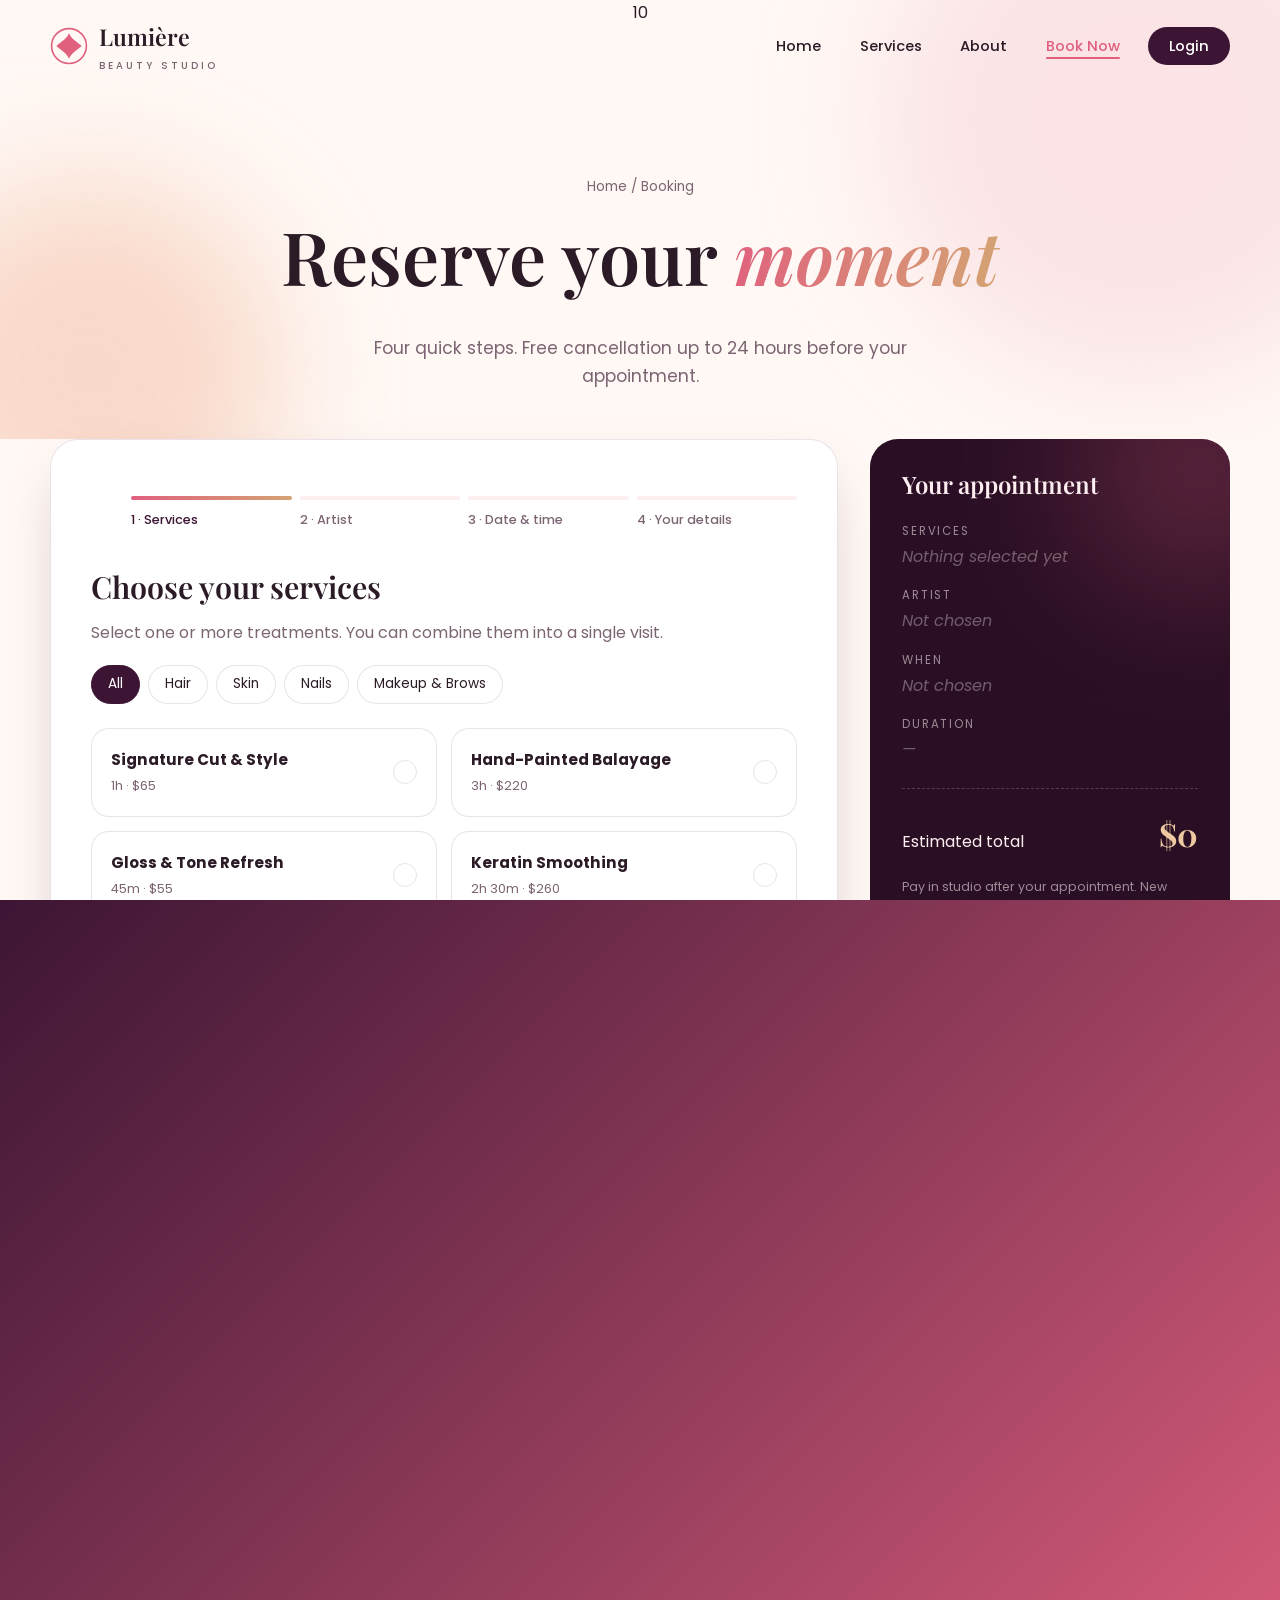
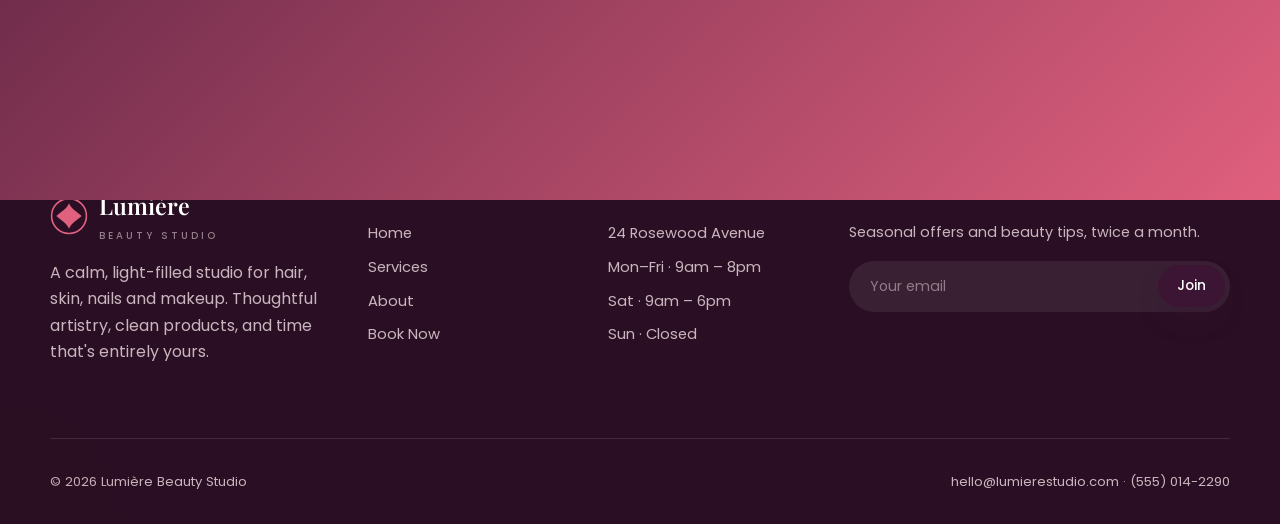
<file: booking.html>
<!doctype html>
<html lang="en">
  <head>
    <meta charset="UTF-8" />
    <meta name="viewport" content="width=device-width, initial-scale=1.0" />
    <title>Book an Appointment — Lumière Beauty Studio</title>
    <meta name="description" content="Book hair, skin, nail and makeup appointments at Lumière Beauty Studio online in four quick steps." />
    <link rel="icon" href="favicon.svg" type="image/svg+xml" />
    <link rel="preconnect" href="https://fonts.googleapis.com" />
    <link rel="preconnect" href="https://fonts.gstatic.com" crossorigin />
    <link href="https://fonts.googleapis.com/css2?family=Playfair+Display:ital,wght@0,500;0,600;0,700;1,500&family=Poppins:wght@300;400;500;600;700&display=swap" rel="stylesheet" />
    <link rel="stylesheet" href="css/style.css" />
  </head>
  <body data-page="booking">
    <main>
      <section class="page-hero" style="padding-bottom:3rem">
        <div class="blob b1"></div>
        <div class="blob b2"></div>
        <div class="sparkles" data-count="10"></div>
        <div class="container">
          <div class="breadcrumb reveal"><a href="index.html">Home</a> / Booking</div>
          <h1 class="reveal" data-delay="100">Reserve your <em class="gradient-text">moment</em></h1>
          <p class="reveal" data-delay="200">Four quick steps. Free cancellation up to 24 hours before your appointment.</p>
        </div>
      </section>

      <section class="section" style="padding-top:0">
        <div class="container booking-layout">
          <div class="booking-panel reveal">
            <ol class="stepper" id="stepper">
              <li><div class="bar"></div><span class="label">1 · Services</span></li>
              <li><div class="bar"></div><span class="label">2 · Artist</span></li>
              <li><div class="bar"></div><span class="label">3 · Date & time</span></li>
              <li><div class="bar"></div><span class="label">4 · Your details</span></li>
            </ol>

            <form id="bookingForm" novalidate>
              <div class="step active" data-step="0">
                <h2>Choose your services</h2>
                <p>Select one or more treatments. You can combine them into a single visit.</p>
                <div class="cat-tabs" id="catTabs"></div>
                <div class="option-grid" id="serviceOptions"></div>
              </div>

              <div class="step" data-step="1">
                <h2>Pick your artist</h2>
                <p>Every Lumière artist is senior-trained. Choose a favourite or let us match you.</p>
                <div class="option-grid" id="stylistOptions"></div>
              </div>

              <div class="step" data-step="2">
                <h2>Select a date & time</h2>
                <p>We’re open Monday to Saturday. Greyed-out times are already booked.</p>
                <div class="calendar">
                  <div class="cal-head">
                    <button type="button" class="cal-nav" id="prevMonth" aria-label="Previous month">‹</button>
                    <h3 id="calTitle"></h3>
                    <button type="button" class="cal-nav" id="nextMonth" aria-label="Next month">›</button>
                  </div>
                  <div class="cal-grid" id="calGrid"></div>
                </div>
                <h4 class="slots-title" id="slotsTitle">Available times</h4>
                <div id="slots"><p class="hint">Pick a date above to see open times.</p></div>
              </div>

              <div class="step" data-step="3">
                <h2>Your details</h2>
                <p>We’ll send a confirmation and a reminder the day before.</p>
                <p class="account-note" id="accountNote"></p>
                <div class="form-grid">
                  <div class="field">
                    <input id="name" name="name" placeholder=" " autocomplete="name" required />
                    <label for="name">Full name</label>
                    <div class="error">Please tell us your name.</div>
                  </div>
                  <div class="field">
                    <input id="phone" name="phone" type="tel" placeholder=" " autocomplete="tel" required />
                    <label for="phone">Phone number</label>
                    <div class="error">Enter a valid phone number.</div>
                  </div>
                  <div class="field full">
                    <input id="email" name="email" type="email" placeholder=" " autocomplete="email" required />
                    <label for="email">Email address</label>
                    <div class="error">Enter a valid email address.</div>
                  </div>
                  <div class="field full">
                    <textarea id="notes" name="notes" placeholder=" "></textarea>
                    <label for="notes">Anything we should know? (allergies, inspiration, access needs)</label>
                  </div>
                </div>
              </div>

              <div class="step" data-step="4">
                <div class="success">
                  <div class="tick"><svg viewBox="0 0 24 24" fill="none" stroke-width="2.6" stroke-linecap="round" stroke-linejoin="round"><path d="M5 12.5 10 17.5 19 7"/></svg></div>
                  <h2>You’re booked!</h2>
                  <div class="ref" id="bookingRef"></div>
                  <p id="successText" style="color:var(--muted);max-width:440px;margin:0 auto 2rem"></p>
                  <div style="display:flex;gap:1rem;justify-content:center;flex-wrap:wrap">
                    <button type="button" class="btn" id="newBooking">Book another</button>
                    <a href="index.html" class="btn btn-ghost">Back to home</a>
                  </div>
                </div>
              </div>

              <div class="step-actions" id="stepActions">
                <button type="button" class="btn btn-ghost" id="backBtn">Back</button>
                <button type="button" class="btn" id="nextBtn">Continue <svg viewBox="0 0 24 24" fill="none" stroke="currentColor" stroke-width="2" stroke-linecap="round" stroke-linejoin="round"><path d="M5 12h14M13 6l6 6-6 6"/></svg></button>
              </div>
            </form>

            <div class="upcoming" id="upcoming"></div>
          </div>

          <aside class="summary reveal from-right" data-delay="150" aria-live="polite">
            <h3>Your appointment</h3>
            <dl>
              <div><dt>Services</dt><dd id="sumServices" class="placeholder">Nothing selected yet</dd></div>
              <div><dt>Artist</dt><dd id="sumStylist" class="placeholder">Not chosen</dd></div>
              <div><dt>When</dt><dd id="sumWhen" class="placeholder">Not chosen</dd></div>
              <div><dt>Duration</dt><dd id="sumDuration" class="placeholder">—</dd></div>
            </dl>
            <div class="total"><span>Estimated total</span><strong id="sumTotal">$0</strong></div>
            <p class="note">Pay in studio after your appointment. New clients receive 15% off, applied at checkout.</p>
          </aside>
        </div>
      </section>
    </main>

    <script type="module" src="js/main.js"></script>
    <script type="module" src="js/booking.js"></script>
  </body>
</html>
</file>
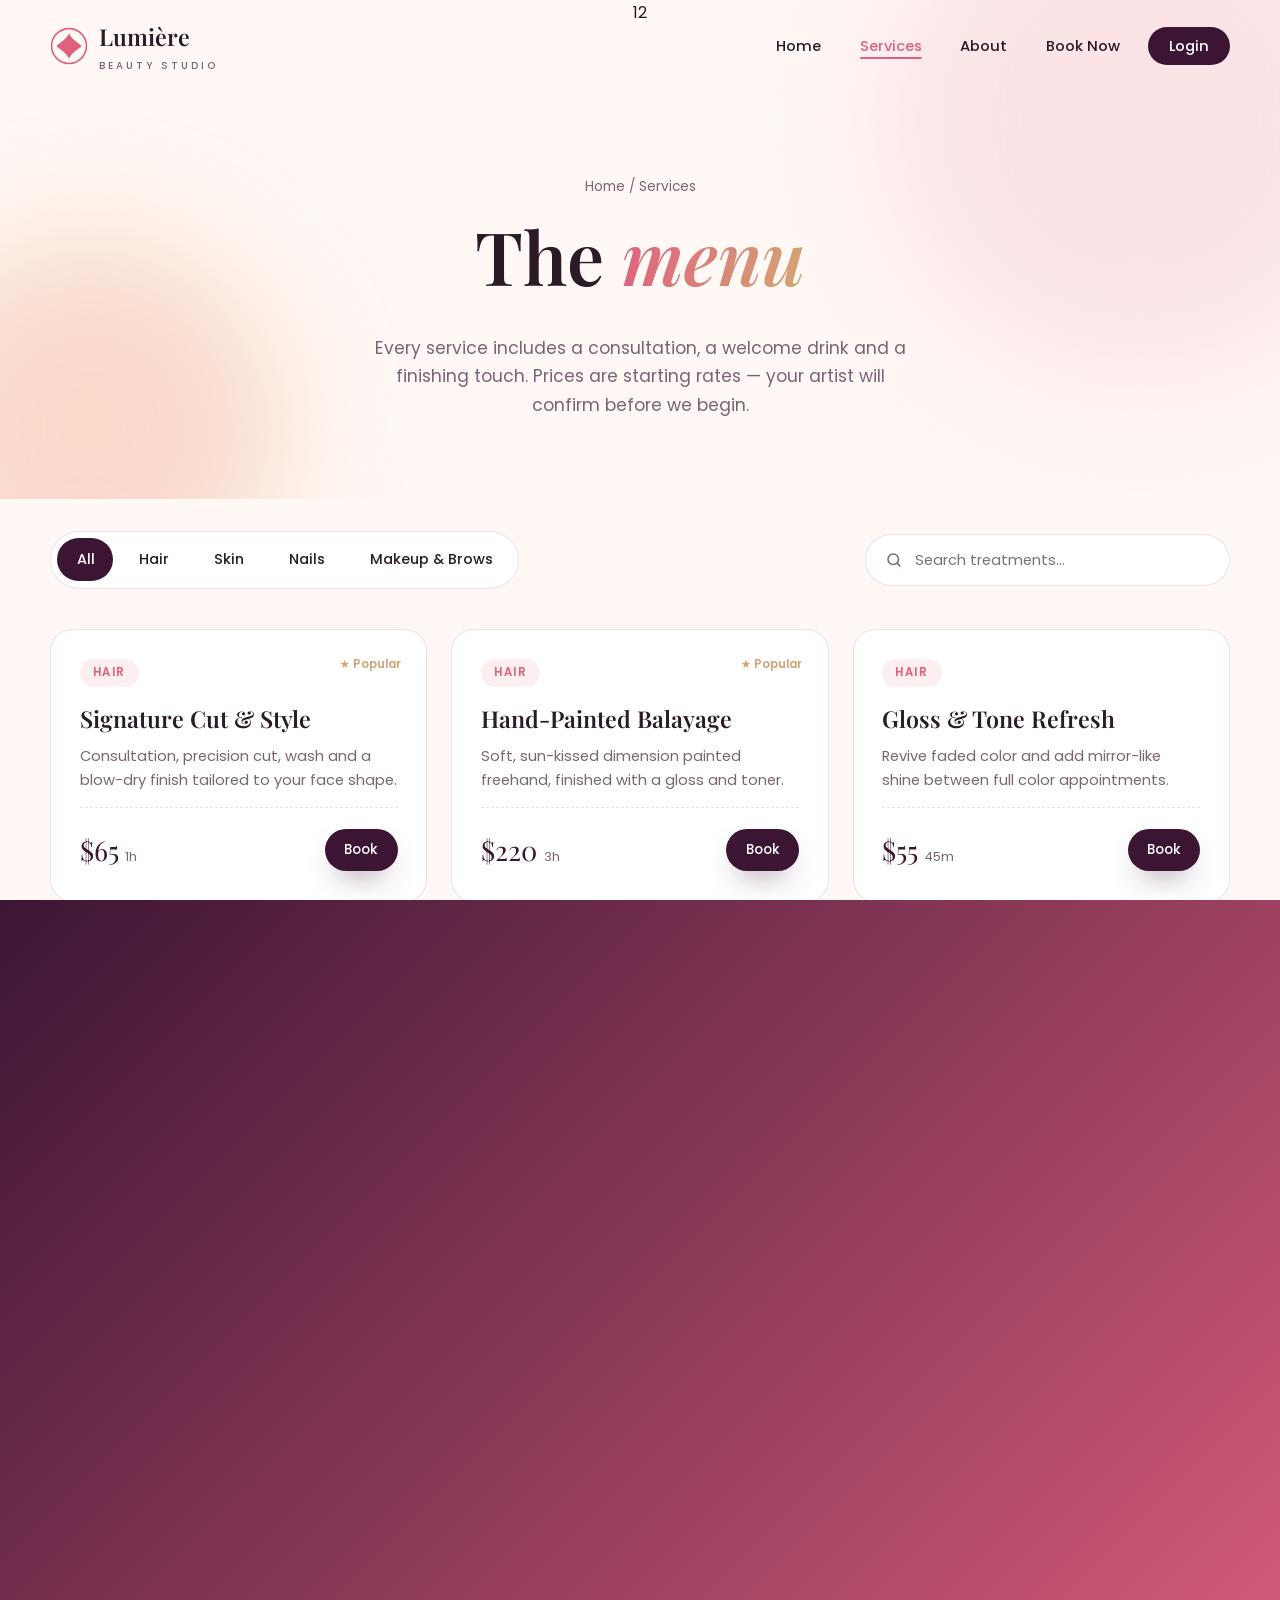
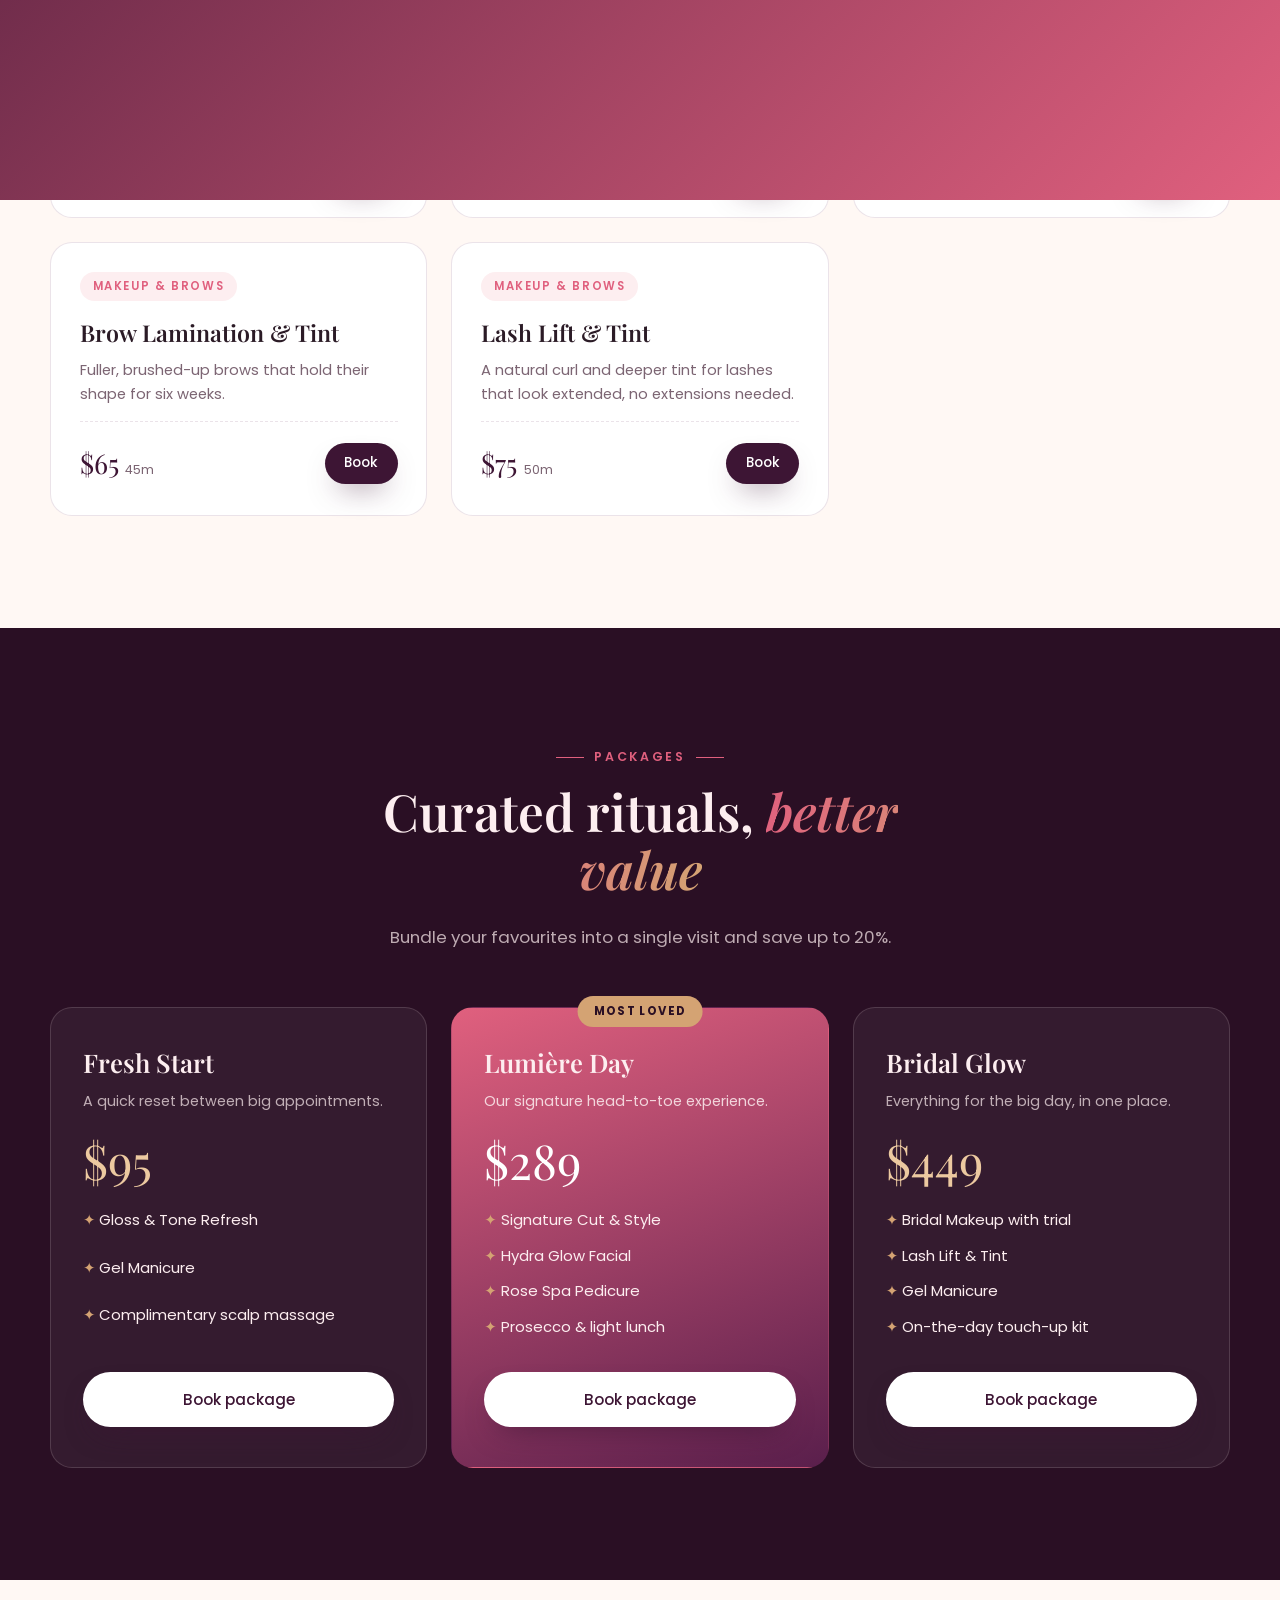
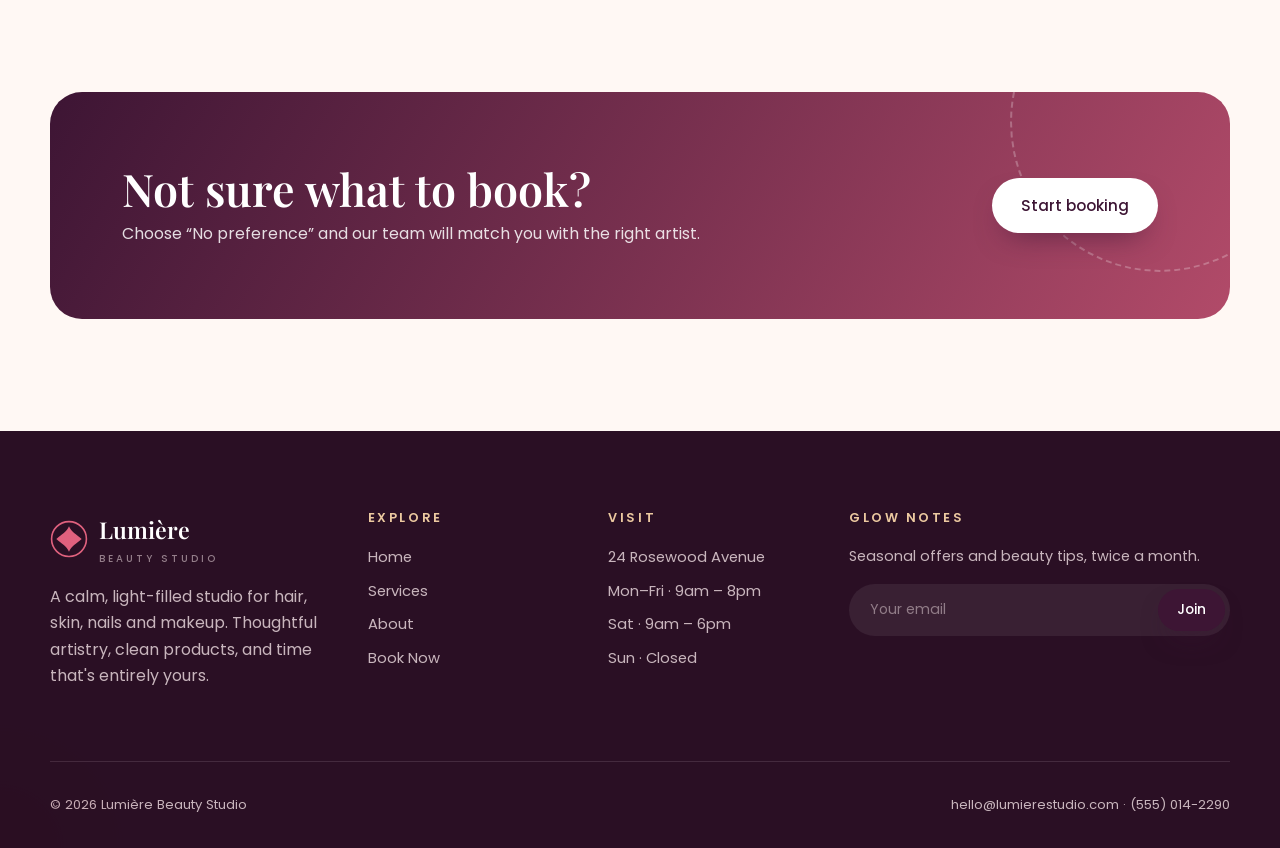
<file: services.html>
<!doctype html>
<html lang="en">
  <head>
    <meta charset="UTF-8" />
    <meta name="viewport" content="width=device-width, initial-scale=1.0" />
    <title>Services & Prices — Lumière Beauty Studio</title>
    <meta name="description" content="The full Lumière menu: hair, skin, nails, makeup and brows, with prices and durations." />
    <link rel="icon" href="favicon.svg" type="image/svg+xml" />
    <link rel="preconnect" href="https://fonts.googleapis.com" />
    <link rel="preconnect" href="https://fonts.gstatic.com" crossorigin />
    <link href="https://fonts.googleapis.com/css2?family=Playfair+Display:ital,wght@0,500;0,600;0,700;1,500&family=Poppins:wght@300;400;500;600;700&display=swap" rel="stylesheet" />
    <link rel="stylesheet" href="css/style.css" />
  </head>
  <body data-page="services">
    <main>
      <section class="page-hero">
        <div class="blob b1"></div>
        <div class="blob b2"></div>
        <div class="sparkles" data-count="12"></div>
        <div class="container">
          <div class="breadcrumb reveal"><a href="index.html">Home</a> / Services</div>
          <h1 class="reveal" data-delay="100">The <em class="gradient-text">menu</em></h1>
          <p class="reveal" data-delay="200">Every service includes a consultation, a welcome drink and a finishing touch. Prices are starting rates — your artist will confirm before we begin.</p>
        </div>
      </section>

      <section class="section" style="padding-top:2rem">
        <div class="container">
          <div class="toolbar reveal">
            <div class="filters" id="filters" role="tablist" aria-label="Filter by category">
              <span class="filter-pill" aria-hidden="true"></span>
            </div>
            <label class="search">
              <svg viewBox="0 0 24 24" fill="none" stroke="currentColor" stroke-width="2" stroke-linecap="round"><circle cx="11" cy="11" r="7"/><path d="m20 20-3.5-3.5"/></svg>
              <input type="search" id="search" placeholder="Search treatments…" aria-label="Search treatments" />
            </label>
          </div>
          <div class="service-grid" id="serviceGrid" aria-live="polite"></div>
        </div>
      </section>

      <section class="section bg-dark">
        <div class="sparkles" data-count="10"></div>
        <div class="container">
          <div class="section-head center reveal">
            <span class="eyebrow">Packages</span>
            <h2>Curated rituals, <em class="gradient-text">better value</em></h2>
            <p>Bundle your favourites into a single visit and save up to 20%.</p>
          </div>
          <div class="packages">
            <div class="package reveal" data-delay="0">
              <h3>Fresh Start</h3>
              <p style="opacity:.7;font-size:.9rem">A quick reset between big appointments.</p>
              <div class="amount">$95</div>
              <ul>
                <li>Gloss & Tone Refresh</li>
                <li>Gel Manicure</li>
                <li>Complimentary scalp massage</li>
              </ul>
              <a href="booking.html?service=gloss" class="btn btn-light">Book package</a>
            </div>
            <div class="package featured reveal" data-delay="120">
              <span class="ribbon">Most loved</span>
              <h3>Lumière Day</h3>
              <p style="opacity:.85;font-size:.9rem">Our signature head-to-toe experience.</p>
              <div class="amount">$289</div>
              <ul>
                <li>Signature Cut & Style</li>
                <li>Hydra Glow Facial</li>
                <li>Rose Spa Pedicure</li>
                <li>Prosecco & light lunch</li>
              </ul>
              <a href="booking.html?service=hydra-facial" class="btn btn-light">Book package</a>
            </div>
            <div class="package reveal" data-delay="240">
              <h3>Bridal Glow</h3>
              <p style="opacity:.7;font-size:.9rem">Everything for the big day, in one place.</p>
              <div class="amount">$449</div>
              <ul>
                <li>Bridal Makeup with trial</li>
                <li>Lash Lift & Tint</li>
                <li>Gel Manicure</li>
                <li>On-the-day touch-up kit</li>
              </ul>
              <a href="booking.html?service=bridal" class="btn btn-light">Book package</a>
            </div>
          </div>
        </div>
      </section>

      <section class="section">
        <div class="container">
          <div class="cta-band reveal zoom">
            <div style="position:relative;z-index:1">
              <h2>Not sure what to book?</h2>
              <p>Choose “No preference” and our team will match you with the right artist.</p>
            </div>
            <a href="booking.html" class="btn btn-light" style="position:relative;z-index:1">Start booking</a>
          </div>
        </div>
      </section>
    </main>

    <script type="module" src="js/main.js"></script>
    <script type="module" src="js/services.js"></script>
  </body>
</html>
</file>
<file: css/style.css>
:root {
  --plum-900: #2a0f24;
  --plum-800: #3d1534;
  --plum-700: #5a1f4c;
  --rose-500: #e0607e;
  --rose-400: #ef8aa2;
  --blush-200: #f9d9df;
  --blush-100: #fdeef0;
  --cream: #fff8f4;
  --gold: #d4a373;
  --gold-light: #ecc9a0;
  --ink: #2b1b26;
  --muted: #7c6573;
  --line: rgba(90, 31, 76, 0.12);
  --radius: 22px;
  --shadow: 0 24px 60px -24px rgba(61, 21, 52, 0.35);
  --ease: cubic-bezier(0.22, 1, 0.36, 1);
  --font-display: 'Playfair Display', Georgia, serif;
  --font-body: 'Poppins', system-ui, sans-serif;
}

*,
*::before,
*::after { box-sizing: border-box; }

html { scroll-behavior: smooth; }

body {
  margin: 0;
  font-family: var(--font-body);
  color: var(--ink);
  background: var(--cream);
  line-height: 1.65;
  overflow-x: hidden;
  -webkit-font-smoothing: antialiased;
}

img { max-width: 100%; display: block; }
a { color: inherit; text-decoration: none; }
button, input, select, textarea { font: inherit; color: inherit; }

h1, h2, h3, h4 {
  font-family: var(--font-display);
  line-height: 1.12;
  margin: 0 0 0.5em;
  font-weight: 600;
}

p { margin: 0 0 1em; }

.container { width: min(1180px, 100% - 2.5rem); margin-inline: auto; }

.eyebrow {
  display: inline-flex;
  align-items: center;
  gap: 0.6rem;
  font-size: 0.78rem;
  letter-spacing: 0.22em;
  text-transform: uppercase;
  color: var(--rose-500);
  font-weight: 600;
  margin-bottom: 1rem;
}
.eyebrow::before {
  content: '';
  width: 28px;
  height: 1px;
  background: currentColor;
}

.gradient-text {
  background: linear-gradient(100deg, var(--rose-500), var(--gold), var(--rose-400));
  background-size: 200% auto;
  -webkit-background-clip: text;
  background-clip: text;
  color: transparent;
  animation: shimmer 6s linear infinite;
}

@keyframes shimmer { to { background-position: 200% center; } }

/* ---------- Page loader & transitions ---------- */
.page-loader {
  position: fixed;
  inset: 0;
  z-index: 200;
  display: grid;
  place-items: center;
  background: var(--plum-900);
  transition: opacity 0.6s var(--ease), visibility 0.6s;
}
.page-loader.hidden { opacity: 0; visibility: hidden; }
.page-loader .logo-mark { width: 64px; height: 64px; animation: spinPulse 1.4s var(--ease) infinite; }

@keyframes spinPulse {
  0% { transform: rotate(0) scale(0.9); opacity: 0.6; }
  50% { transform: rotate(180deg) scale(1.05); opacity: 1; }
  100% { transform: rotate(360deg) scale(0.9); opacity: 0.6; }
}

.page-curtain {
  position: fixed;
  inset: 0;
  z-index: 190;
  background: linear-gradient(135deg, var(--plum-800), var(--rose-500));
  transform: translateY(100%);
  transition: transform 0.55s var(--ease);
  pointer-events: none;
}
.page-curtain.active { transform: translateY(0); }

/* ---------- Cursor glow ---------- */
.cursor-glow {
  position: fixed;
  width: 380px;
  height: 380px;
  border-radius: 50%;
  pointer-events: none;
  z-index: 0;
  background: radial-gradient(circle, rgba(239, 138, 162, 0.22), transparent 65%);
  transform: translate(-50%, -50%);
  transition: opacity 0.3s;
  mix-blend-mode: multiply;
}
@media (hover: none) { .cursor-glow { display: none; } }

/* ---------- Header ---------- */
.site-header {
  position: fixed;
  top: 0;
  left: 0;
  right: 0;
  z-index: 100;
  padding: 1.1rem 0;
  transition: padding 0.4s var(--ease), background 0.4s, box-shadow 0.4s;
}
.site-header.scrolled {
  padding: 0.65rem 0;
  background: rgba(255, 248, 244, 0.82);
  backdrop-filter: blur(16px) saturate(1.4);
  -webkit-backdrop-filter: blur(16px) saturate(1.4);
  box-shadow: 0 10px 30px -20px rgba(61, 21, 52, 0.4);
}
.nav { display: flex; align-items: center; justify-content: space-between; gap: 1rem; }

.brand { display: flex; align-items: center; gap: 0.7rem; font-family: var(--font-display); font-size: 1.45rem; font-weight: 600; }
.brand .logo-mark { width: 38px; height: 38px; transition: transform 0.8s var(--ease); }
.brand:hover .logo-mark { transform: rotate(180deg); }
.brand small { display: block; font-family: var(--font-body); font-size: 0.62rem; letter-spacing: 0.3em; text-transform: uppercase; color: var(--muted); font-weight: 500; margin-top: 2px; }

.nav-links { display: flex; align-items: center; gap: 0.4rem; list-style: none; margin: 0; padding: 0; }
.nav-links a {
  position: relative;
  padding: 0.5rem 1rem;
  font-size: 0.92rem;
  font-weight: 500;
  border-radius: 999px;
  transition: color 0.3s;
}
.nav-links a::after {
  content: '';
  position: absolute;
  left: 1rem;
  right: 1rem;
  bottom: 0.3rem;
  height: 2px;
  border-radius: 2px;
  background: var(--rose-500);
  transform: scaleX(0);
  transform-origin: right;
  transition: transform 0.4s var(--ease);
}
.nav-links a:hover::after,
.nav-links a.active::after { transform: scaleX(1); transform-origin: left; }
.nav-links a.active { color: var(--rose-500); }

.menu-toggle {
  display: none;
  width: 46px;
  height: 46px;
  border: 0;
  border-radius: 50%;
  background: var(--blush-100);
  cursor: pointer;
  position: relative;
  z-index: 120;
}
.menu-toggle span {
  position: absolute;
  left: 13px;
  right: 13px;
  height: 2px;
  background: var(--plum-800);
  border-radius: 2px;
  transition: transform 0.4s var(--ease), opacity 0.3s, top 0.4s var(--ease);
}
.menu-toggle span:nth-child(1) { top: 17px; }
.menu-toggle span:nth-child(2) { top: 23px; }
.menu-toggle span:nth-child(3) { top: 29px; }
.menu-open .menu-toggle span:nth-child(1) { top: 23px; transform: rotate(45deg); }
.menu-open .menu-toggle span:nth-child(2) { opacity: 0; }
.menu-open .menu-toggle span:nth-child(3) { top: 23px; transform: rotate(-45deg); }

/* ---------- Buttons ---------- */
.btn {
  --bg: var(--plum-800);
  position: relative;
  display: inline-flex;
  align-items: center;
  justify-content: center;
  gap: 0.6rem;
  padding: 0.95rem 1.8rem;
  border-radius: 999px;
  border: 0;
  background: var(--bg);
  color: #fff;
  font-weight: 500;
  font-size: 0.95rem;
  cursor: pointer;
  overflow: hidden;
  isolation: isolate;
  transition: transform 0.35s var(--ease), box-shadow 0.35s var(--ease);
  box-shadow: 0 14px 30px -14px rgba(61, 21, 52, 0.7);
}
.btn::before {
  content: '';
  position: absolute;
  inset: 0;
  z-index: -1;
  background: linear-gradient(110deg, var(--rose-500), var(--gold));
  transform: translateX(-101%);
  transition: transform 0.5s var(--ease);
}
.btn:hover { transform: translateY(-3px); box-shadow: 0 20px 36px -14px rgba(224, 96, 126, 0.75); }
.btn:hover::before { transform: translateX(0); }
.btn svg { width: 18px; height: 18px; transition: transform 0.35s var(--ease); }
.btn:hover svg { transform: translateX(4px); }
.btn:disabled { opacity: 0.45; cursor: not-allowed; transform: none; box-shadow: none; }
.btn:disabled::before { display: none; }

.btn-ghost {
  background: transparent;
  color: var(--plum-800);
  box-shadow: inset 0 0 0 1.5px var(--plum-800);
}
.btn-ghost:hover { color: #fff; }
.btn-sm { padding: 0.6rem 1.2rem; font-size: 0.85rem; }
.btn-light { --bg: #fff; color: var(--plum-800); }
.btn-light:hover { color: #fff; }

/* ---------- Hero ---------- */
.hero {
  position: relative;
  min-height: 100vh;
  display: flex;
  align-items: center;
  padding: 8rem 0 5rem;
  overflow: hidden;
}
.blob {
  position: absolute;
  border-radius: 50%;
  filter: blur(60px);
  opacity: 0.65;
  animation: float 16s ease-in-out infinite;
  z-index: -1;
}
.blob.b1 { width: 520px; height: 520px; background: var(--blush-200); top: -140px; right: -120px; }
.blob.b2 { width: 380px; height: 380px; background: #f6c9b4; bottom: -120px; left: -100px; animation-delay: -5s; }
.blob.b3 { width: 260px; height: 260px; background: #e6c3e0; top: 40%; left: 40%; animation-delay: -10s; }

@keyframes float {
  0%, 100% { transform: translate(0, 0) scale(1); }
  33% { transform: translate(40px, -30px) scale(1.08); }
  66% { transform: translate(-30px, 30px) scale(0.95); }
}

.hero-grid { display: grid; grid-template-columns: 1.1fr 1fr; gap: 4rem; align-items: center; }
.hero h1 { font-size: clamp(2.8rem, 6vw, 5rem); letter-spacing: -0.02em; }
.hero h1 .line { display: block; overflow: hidden; }
.hero h1 .line span { display: inline-block; transform: translateY(110%); animation: rise 1s var(--ease) forwards; }
.hero h1 .line:nth-child(2) span { animation-delay: 0.12s; }
.hero h1 .line:nth-child(3) span { animation-delay: 0.24s; }
@keyframes rise { to { transform: translateY(0); } }

.hero-lead { font-size: 1.1rem; color: var(--muted); max-width: 30rem; margin-bottom: 2rem; }
.hero-actions { display: flex; flex-wrap: wrap; gap: 1rem; margin-bottom: 3rem; }
.hero-stats { display: flex; gap: 2.5rem; flex-wrap: wrap; }
.hero-stats strong { display: block; font-family: var(--font-display); font-size: 2.2rem; color: var(--plum-800); line-height: 1; }
.hero-stats span { font-size: 0.82rem; color: var(--muted); }

.hero-visual { position: relative; aspect-ratio: 4 / 5; }
.arch {
  position: absolute;
  inset: 0;
  border-radius: 999px 999px 28px 28px;
  overflow: hidden;
  background: linear-gradient(160deg, var(--rose-400), var(--plum-700));
  box-shadow: var(--shadow);
  transform-style: preserve-3d;
  transition: transform 0.2s ease-out;
}
.arch img { width: 100%; height: 100%; object-fit: cover; animation: kenburns 18s ease-in-out infinite alternate; }
@keyframes kenburns { from { transform: scale(1); } to { transform: scale(1.12) translate(-2%, -2%); } }

.float-card {
  position: absolute;
  display: flex;
  align-items: center;
  gap: 0.8rem;
  padding: 0.9rem 1.2rem;
  border-radius: 18px;
  background: rgba(255, 255, 255, 0.85);
  backdrop-filter: blur(12px);
  -webkit-backdrop-filter: blur(12px);
  box-shadow: var(--shadow);
  font-size: 0.85rem;
  animation: bob 5s ease-in-out infinite;
}
.float-card strong { display: block; font-size: 0.95rem; }
.float-card .icon { width: 42px; height: 42px; border-radius: 12px; display: grid; place-items: center; background: var(--blush-100); color: var(--rose-500); font-size: 1.2rem; }
.float-card.c1 { top: 12%; left: -14%; }
.float-card.c2 { bottom: 10%; right: -10%; animation-delay: -2.5s; }
@keyframes bob { 0%, 100% { transform: translateY(0); } 50% { transform: translateY(-14px); } }

.spin-badge {
  position: absolute;
  bottom: -30px;
  left: -30px;
  width: 130px;
  height: 130px;
  border-radius: 50%;
  background: var(--plum-900);
  display: grid;
  place-items: center;
  color: var(--gold-light);
}
.spin-badge svg { position: absolute; inset: 0; animation: spin 18s linear infinite; }
.spin-badge .star { font-size: 1.8rem; }
@keyframes spin { to { transform: rotate(360deg); } }

/* ---------- Sparkles ---------- */
.sparkles { position: absolute; inset: 0; pointer-events: none; z-index: -1; }
.sparkle {
  position: absolute;
  width: 10px;
  height: 10px;
  background: var(--gold);
  clip-path: polygon(50% 0, 61% 39%, 100% 50%, 61% 61%, 50% 100%, 39% 61%, 0 50%, 39% 39%);
  animation: twinkle 3s ease-in-out infinite;
}
@keyframes twinkle {
  0%, 100% { opacity: 0; transform: scale(0.3) rotate(0); }
  50% { opacity: 1; transform: scale(1) rotate(90deg); }
}

/* ---------- Marquee ---------- */
.marquee {
  background: var(--plum-900);
  color: var(--blush-200);
  padding: 1.3rem 0;
  overflow: hidden;
  transform: rotate(-1.5deg);
  margin: 0 -2rem;
}
.marquee-track { display: flex; gap: 3rem; width: max-content; animation: marquee 30s linear infinite; }
.marquee-track span { font-family: var(--font-display); font-size: 1.6rem; font-style: italic; white-space: nowrap; display: flex; align-items: center; gap: 3rem; }
.marquee-track span::after { content: '✦'; color: var(--gold); font-style: normal; font-size: 1rem; }
@keyframes marquee { to { transform: translateX(-50%); } }

/* ---------- Sections ---------- */
section { position: relative; }
.section { padding: 7rem 0; }
.section-head { max-width: 640px; margin-bottom: 3.5rem; }
.section-head.center { text-align: center; margin-inline: auto; }
.section-head.center .eyebrow::after { content: ''; width: 28px; height: 1px; background: currentColor; }
.section-head h2 { font-size: clamp(2rem, 4vw, 3.2rem); }
.section-head p { color: var(--muted); font-size: 1.05rem; }

.bg-blush { background: var(--blush-100); }
.bg-dark { background: var(--plum-900); color: var(--blush-100); }
.bg-dark .section-head p { color: rgba(253, 238, 240, 0.7); }

/* ---------- Feature cards ---------- */
.card-grid { display: grid; grid-template-columns: repeat(4, 1fr); gap: 1.5rem; }
.feature-card {
  position: relative;
  padding: 2.2rem 1.8rem;
  border-radius: var(--radius);
  background: #fff;
  border: 1px solid var(--line);
  overflow: hidden;
  transition: transform 0.5s var(--ease), box-shadow 0.5s var(--ease);
  transform-style: preserve-3d;
}
.feature-card::before {
  content: '';
  position: absolute;
  inset: 0;
  background: radial-gradient(400px circle at var(--mx, 50%) var(--my, 50%), rgba(239, 138, 162, 0.18), transparent 40%);
  opacity: 0;
  transition: opacity 0.4s;
}
.feature-card:hover { box-shadow: var(--shadow); }
.feature-card:hover::before { opacity: 1; }
.feature-card .icon-wrap {
  width: 64px;
  height: 64px;
  border-radius: 20px;
  display: grid;
  place-items: center;
  background: linear-gradient(135deg, var(--blush-200), #fff);
  color: var(--rose-500);
  margin-bottom: 1.5rem;
  transition: transform 0.6s var(--ease);
}
.feature-card:hover .icon-wrap { transform: rotate(-8deg) scale(1.08); }
.feature-card .icon-wrap svg { width: 30px; height: 30px; }
.feature-card h3 { font-size: 1.4rem; }
.feature-card p { color: var(--muted); font-size: 0.93rem; }
.feature-card .link { font-size: 0.88rem; font-weight: 600; color: var(--plum-700); display: inline-flex; gap: 0.4rem; align-items: center; }
.feature-card .link span { transition: transform 0.3s var(--ease); }
.feature-card:hover .link span { transform: translateX(5px); }

/* ---------- Split / image blocks ---------- */
.split { display: grid; grid-template-columns: 1fr 1fr; gap: 5rem; align-items: center; }
.img-stack { position: relative; aspect-ratio: 1; }
.img-stack .img {
  position: absolute;
  border-radius: var(--radius);
  overflow: hidden;
  box-shadow: var(--shadow);
  background: linear-gradient(150deg, var(--blush-200), var(--rose-400));
}
.img-stack .img img { width: 100%; height: 100%; object-fit: cover; transition: transform 1.2s var(--ease); }
.img-stack .img:hover img { transform: scale(1.08); }
.img-stack .img-1 { inset: 0 25% 20% 0; }
.img-stack .img-2 { inset: 40% 0 0 45%; border: 8px solid var(--cream); }

.check-list { list-style: none; padding: 0; margin: 0 0 2rem; display: grid; gap: 0.9rem; }
.check-list li { display: flex; gap: 0.8rem; align-items: flex-start; }
.check-list li::before {
  content: '✓';
  flex: none;
  width: 26px;
  height: 26px;
  border-radius: 50%;
  display: grid;
  place-items: center;
  background: var(--rose-500);
  color: #fff;
  font-size: 0.8rem;
  margin-top: 2px;
}

/* ---------- Popular services (home) ---------- */
.popular-list { display: grid; gap: 0; border-top: 1px solid rgba(253, 238, 240, 0.15); }
.popular-item {
  position: relative;
  display: grid;
  grid-template-columns: 60px 1fr auto auto;
  gap: 2rem;
  align-items: center;
  padding: 1.8rem 0;
  border-bottom: 1px solid rgba(253, 238, 240, 0.15);
  transition: padding 0.5s var(--ease), color 0.4s;
}
.popular-item::before {
  content: '';
  position: absolute;
  inset: 0;
  background: linear-gradient(90deg, rgba(224, 96, 126, 0.25), transparent);
  transform: scaleX(0);
  transform-origin: left;
  transition: transform 0.6s var(--ease);
  z-index: 0;
}
.popular-item > * { position: relative; z-index: 1; }
.popular-item:hover { padding-left: 1.2rem; }
.popular-item:hover::before { transform: scaleX(1); }
.popular-item .num { font-family: var(--font-display); color: var(--gold); font-size: 1.1rem; }
.popular-item h3 { font-size: 1.6rem; margin: 0; }
.popular-item .meta { color: rgba(253, 238, 240, 0.6); font-size: 0.88rem; }
.popular-item .price { font-family: var(--font-display); font-size: 1.6rem; color: var(--gold-light); }

/* ---------- Testimonials ---------- */
.testimonial-wrap { display: grid; max-width: 820px; margin: 0 auto; text-align: center; }
.testimonial {
  grid-area: 1 / 1;
  opacity: 0;
  transform: translateY(20px) scale(0.98);
  transition: opacity 0.7s var(--ease), transform 0.7s var(--ease);
  pointer-events: none;
}
.testimonial.active { opacity: 1; transform: none; pointer-events: auto; }
.testimonial blockquote { font-family: var(--font-display); font-size: clamp(1.3rem, 2.6vw, 1.9rem); font-style: italic; margin: 0 0 1.8rem; line-height: 1.4; }
.testimonial .stars { color: var(--gold); letter-spacing: 0.3em; margin-bottom: 1.2rem; }
.testimonial .who { display: inline-flex; align-items: center; gap: 0.9rem; text-align: left; }
.avatar {
  width: 52px;
  height: 52px;
  border-radius: 50%;
  display: grid;
  place-items: center;
  font-weight: 600;
  color: #fff;
  background: linear-gradient(135deg, var(--rose-500), var(--gold));
  flex: none;
}
.testimonial .who span { display: block; font-size: 0.82rem; color: var(--muted); }
.dots { grid-area: 2 / 1; display: flex; gap: 0.6rem; justify-content: center; margin-top: 2.5rem; }
.dots button {
  width: 10px;
  height: 10px;
  border-radius: 999px;
  border: 0;
  background: var(--blush-200);
  cursor: pointer;
  transition: width 0.4s var(--ease), background 0.3s;
  padding: 0;
}
.dots button.active { width: 32px; background: var(--rose-500); }

/* ---------- CTA band ---------- */
.cta-band {
  position: relative;
  overflow: hidden;
  border-radius: 32px;
  padding: 4.5rem;
  background: linear-gradient(120deg, var(--plum-800), var(--rose-500) 70%, var(--gold));
  background-size: 200% 200%;
  animation: gradientShift 10s ease infinite;
  color: #fff;
  display: flex;
  align-items: center;
  justify-content: space-between;
  gap: 2rem;
  flex-wrap: wrap;
}
.cta-band h2 { font-size: clamp(1.8rem, 3.6vw, 2.8rem); margin: 0 0 0.4rem; }
.cta-band p { margin: 0; opacity: 0.85; }
.cta-band::after {
  content: '';
  position: absolute;
  width: 300px;
  height: 300px;
  border: 2px dashed rgba(255, 255, 255, 0.25);
  border-radius: 50%;
  right: -80px;
  top: -120px;
  animation: spin 30s linear infinite;
}
@keyframes gradientShift {
  0%, 100% { background-position: 0% 50%; }
  50% { background-position: 100% 50%; }
}

/* ---------- Page hero (inner pages) ---------- */
.page-hero {
  position: relative;
  padding: 11rem 0 5rem;
  text-align: center;
  overflow: hidden;
}
.page-hero h1 { font-size: clamp(2.6rem, 6vw, 4.6rem); }
.page-hero p { color: var(--muted); max-width: 560px; margin: 0 auto; font-size: 1.08rem; }
.breadcrumb { font-size: 0.85rem; color: var(--muted); margin-bottom: 1rem; }
.breadcrumb a:hover { color: var(--rose-500); }

/* ---------- Services page ---------- */
.toolbar { display: flex; flex-wrap: wrap; gap: 1rem; justify-content: space-between; align-items: center; margin-bottom: 2.5rem; }
.filters { position: relative; display: inline-flex; flex-wrap: wrap; gap: 0.4rem; padding: 0.4rem; background: #fff; border-radius: 999px; border: 1px solid var(--line); }
.filters button {
  position: relative;
  z-index: 1;
  padding: 0.6rem 1.2rem;
  border: 0;
  background: none;
  border-radius: 999px;
  cursor: pointer;
  font-size: 0.9rem;
  font-weight: 500;
  transition: color 0.35s;
}
.filters button.active { color: #fff; }
.filter-pill {
  position: absolute;
  z-index: 0;
  top: 0.4rem;
  height: calc(100% - 0.8rem);
  border-radius: 999px;
  background: var(--plum-800);
  transition: left 0.45s var(--ease), width 0.45s var(--ease), top 0.45s var(--ease);
}

.search {
  display: flex;
  align-items: center;
  gap: 0.6rem;
  padding: 0.75rem 1.2rem;
  border-radius: 999px;
  background: #fff;
  border: 1px solid var(--line);
  min-width: 260px;
  transition: border-color 0.3s, box-shadow 0.3s;
}
.search:focus-within { border-color: var(--rose-400); box-shadow: 0 0 0 4px rgba(239, 138, 162, 0.2); }
.search input { border: 0; outline: 0; background: none; flex: 1; font-size: 0.92rem; }
.search svg { width: 18px; height: 18px; color: var(--muted); }

.service-grid { display: grid; grid-template-columns: repeat(auto-fill, minmax(300px, 1fr)); gap: 1.5rem; }
.service-card {
  position: relative;
  display: flex;
  flex-direction: column;
  padding: 1.8rem;
  border-radius: var(--radius);
  background: #fff;
  border: 1px solid var(--line);
  transition: transform 0.5s var(--ease), box-shadow 0.5s var(--ease), opacity 0.4s, border-color 0.4s;
  animation: cardIn 0.6s var(--ease) backwards;
}
.service-card:hover { transform: translateY(-8px); box-shadow: var(--shadow); border-color: transparent; }
@keyframes cardIn { from { opacity: 0; transform: translateY(24px) scale(0.97); } }
.service-card .tag {
  align-self: flex-start;
  font-size: 0.72rem;
  letter-spacing: 0.14em;
  text-transform: uppercase;
  font-weight: 600;
  padding: 0.3rem 0.8rem;
  border-radius: 999px;
  background: var(--blush-100);
  color: var(--rose-500);
  margin-bottom: 1.2rem;
}
.service-card .popular-badge {
  position: absolute;
  top: 1.6rem;
  right: 1.6rem;
  font-size: 0.72rem;
  font-weight: 600;
  color: var(--gold);
  display: flex;
  align-items: center;
  gap: 0.3rem;
}
.service-card h3 { font-size: 1.45rem; }
.service-card p { color: var(--muted); font-size: 0.92rem; flex: 1; }
.service-card .row { display: flex; align-items: center; justify-content: space-between; padding-top: 1.2rem; border-top: 1px dashed var(--line); }
.service-card .price { font-family: var(--font-display); font-size: 1.7rem; color: var(--plum-800); }
.service-card .price small { font-family: var(--font-body); font-size: 0.8rem; color: var(--muted); margin-left: 0.4rem; }

.empty-state { text-align: center; padding: 4rem 1rem; color: var(--muted); grid-column: 1 / -1; }
.empty-state .big { font-size: 3rem; margin-bottom: 0.5rem; }

.packages { display: grid; grid-template-columns: repeat(3, 1fr); gap: 1.5rem; align-items: stretch; }
.package {
  position: relative;
  padding: 2.5rem 2rem;
  border-radius: var(--radius);
  background: rgba(255, 255, 255, 0.05);
  border: 1px solid rgba(253, 238, 240, 0.15);
  transition: transform 0.5s var(--ease), background 0.4s;
  display: flex;
  flex-direction: column;
}
.package:hover { transform: translateY(-10px); background: rgba(255, 255, 255, 0.09); }
.package.featured { background: linear-gradient(160deg, var(--rose-500), var(--plum-700)); border-color: transparent; transform: scale(1.04); }
.package.featured:hover { transform: scale(1.04) translateY(-10px); }
.package .ribbon { position: absolute; top: -12px; left: 50%; transform: translateX(-50%); background: var(--gold); color: var(--plum-900); font-size: 0.72rem; font-weight: 700; letter-spacing: 0.12em; text-transform: uppercase; padding: 0.35rem 1rem; border-radius: 999px; }
.package h3 { font-size: 1.6rem; }
.package .amount { font-family: var(--font-display); font-size: 3rem; color: var(--gold-light); line-height: 1; margin: 0.5rem 0 1.5rem; }
.package.featured .amount { color: #fff; }
.package ul { list-style: none; padding: 0; margin: 0 0 2rem; display: grid; gap: 0.7rem; font-size: 0.93rem; flex: 1; }
.package li::before { content: '✦ '; color: var(--gold); }

/* ---------- About page ---------- */
.timeline { position: relative; max-width: 860px; margin: 0 auto; }
.timeline::before { content: ''; position: absolute; left: 50%; top: 0; bottom: 0; width: 2px; background: var(--blush-200); transform: translateX(-50%); }
.timeline-progress { position: absolute; left: 50%; top: 0; width: 2px; background: linear-gradient(var(--rose-500), var(--gold)); transform: translateX(-50%); height: 0; transition: height 0.1s linear; }
.t-item { position: relative; width: 50%; padding: 0 3rem 3rem; }
.t-item:nth-child(odd) { margin-left: 50%; }
.t-item:nth-child(even) { text-align: right; }
.t-item::before {
  content: '';
  position: absolute;
  top: 6px;
  width: 18px;
  height: 18px;
  border-radius: 50%;
  background: var(--cream);
  border: 3px solid var(--rose-500);
  box-shadow: 0 0 0 6px rgba(224, 96, 126, 0.15);
}
.t-item:nth-child(odd)::before { left: -9px; }
.t-item:nth-child(even)::before { right: -9px; }
.t-item .year { font-family: var(--font-display); font-size: 2rem; color: var(--rose-500); line-height: 1; margin-bottom: 0.5rem; }
.t-item h3 { font-size: 1.3rem; }
.t-item p { color: var(--muted); font-size: 0.93rem; }

.team-grid { display: grid; grid-template-columns: repeat(4, 1fr); gap: 1.5rem; }
.team-card { text-align: center; perspective: 1000px; }
.team-card .flip { position: relative; aspect-ratio: 3 / 4; transform-style: preserve-3d; transition: transform 0.9s var(--ease); margin-bottom: 1.2rem; }
.team-card:hover .flip,
.team-card:focus-within .flip { transform: rotateY(180deg); }
.team-card .face {
  position: absolute;
  inset: 0;
  border-radius: var(--radius);
  backface-visibility: hidden;
  -webkit-backface-visibility: hidden;
  overflow: hidden;
  display: grid;
  place-items: center;
}
.team-card .front { background: linear-gradient(160deg, var(--blush-200), var(--rose-400)); }
.team-card .front .mono { font-family: var(--font-display); font-size: 4rem; color: #fff; text-shadow: 0 6px 24px rgba(61, 21, 52, 0.3); }
.team-card .front img { position: absolute; inset: 0; width: 100%; height: 100%; object-fit: cover; }
.team-card .back { background: var(--plum-800); color: var(--blush-100); transform: rotateY(180deg); padding: 1.5rem; font-size: 0.9rem; }
.team-card .back .socials { display: flex; gap: 0.6rem; justify-content: center; margin-top: 1rem; }
.team-card .back .socials span { width: 34px; height: 34px; border-radius: 50%; display: grid; place-items: center; background: rgba(255, 255, 255, 0.1); font-size: 0.8rem; }
.team-card h3 { font-size: 1.25rem; margin-bottom: 0.2rem; }
.team-card .role { font-size: 0.85rem; color: var(--muted); }

.values { display: grid; grid-template-columns: repeat(3, 1fr); gap: 1.5rem; }
.stat-row { display: grid; grid-template-columns: repeat(4, 1fr); gap: 1.5rem; text-align: center; }
.stat-row strong { display: block; font-family: var(--font-display); font-size: clamp(2.4rem, 5vw, 3.6rem); color: var(--gold-light); line-height: 1; margin-bottom: 0.4rem; }
.stat-row span { color: rgba(253, 238, 240, 0.7); font-size: 0.9rem; }

/* ---------- Booking page ---------- */
.booking-layout { display: grid; grid-template-columns: 1fr 360px; gap: 2rem; align-items: start; }
.booking-panel { background: #fff; border-radius: 28px; border: 1px solid var(--line); padding: 2.5rem; box-shadow: var(--shadow); }

.stepper { display: flex; gap: 0.5rem; margin-bottom: 2.5rem; counter-reset: step; }
.stepper li { list-style: none; flex: 1; position: relative; font-size: 0.8rem; color: var(--muted); font-weight: 500; }
.stepper li .bar { height: 4px; border-radius: 4px; background: var(--blush-100); margin-bottom: 0.6rem; overflow: hidden; }
.stepper li .bar::after { content: ''; display: block; height: 100%; width: 0; background: linear-gradient(90deg, var(--rose-500), var(--gold)); transition: width 0.6s var(--ease); }
.stepper li.done .bar::after,
.stepper li.current .bar::after { width: 100%; }
.stepper li.current { color: var(--plum-800); }
.stepper ol { display: contents; }

.step { display: none; animation: stepIn 0.6s var(--ease); }
.step.active { display: block; }
@keyframes stepIn { from { opacity: 0; transform: translateX(30px); } }
.step h2 { font-size: 1.9rem; }
.step > p { color: var(--muted); }

.option-grid { display: grid; grid-template-columns: repeat(2, 1fr); gap: 0.9rem; margin: 1.5rem 0; }
.option {
  position: relative;
  display: flex;
  gap: 1rem;
  align-items: center;
  padding: 1.1rem 1.2rem;
  border: 1.5px solid var(--line);
  border-radius: 18px;
  cursor: pointer;
  transition: border-color 0.3s, background 0.3s, transform 0.3s var(--ease);
  background: #fff;
  text-align: left;
  width: 100%;
}
.option:hover { border-color: var(--rose-400); transform: translateY(-2px); }
.option.selected { border-color: var(--rose-500); background: var(--blush-100); }
.option .check {
  margin-left: auto;
  width: 24px;
  height: 24px;
  border-radius: 50%;
  border: 1.5px solid var(--line);
  display: grid;
  place-items: center;
  flex: none;
  transition: background 0.3s, border-color 0.3s;
  color: transparent;
  font-size: 0.75rem;
}
.option.selected .check { background: var(--rose-500); border-color: var(--rose-500); color: #fff; animation: pop 0.4s var(--ease); }
@keyframes pop { 50% { transform: scale(1.3); } }
.option strong { display: block; font-size: 0.95rem; }
.option small { color: var(--muted); font-size: 0.8rem; }
.option .avatar { width: 46px; height: 46px; font-size: 0.85rem; }

.cat-tabs { display: flex; gap: 0.5rem; flex-wrap: wrap; margin-top: 1.2rem; }
.cat-tabs button { border: 1px solid var(--line); background: #fff; border-radius: 999px; padding: 0.45rem 1rem; font-size: 0.85rem; cursor: pointer; transition: all 0.3s; }
.cat-tabs button.active { background: var(--plum-800); color: #fff; border-color: var(--plum-800); }

.calendar { margin: 1.5rem 0; }
.cal-head { display: flex; align-items: center; justify-content: space-between; margin-bottom: 1rem; }
.cal-head h3 { margin: 0; font-size: 1.3rem; }
.cal-nav { width: 40px; height: 40px; border-radius: 50%; border: 1px solid var(--line); background: #fff; cursor: pointer; transition: background 0.3s; }
.cal-nav:hover:not(:disabled) { background: var(--blush-100); }
.cal-nav:disabled { opacity: 0.35; cursor: not-allowed; }
.cal-grid { display: grid; grid-template-columns: repeat(7, 1fr); gap: 0.4rem; }
.cal-grid .dow { text-align: center; font-size: 0.75rem; color: var(--muted); font-weight: 600; padding-bottom: 0.4rem; }
.cal-day {
  aspect-ratio: 1;
  border: 0;
  border-radius: 14px;
  background: var(--cream);
  cursor: pointer;
  font-size: 0.92rem;
  transition: background 0.25s, color 0.25s, transform 0.25s var(--ease);
}
.cal-day:hover:not(:disabled) { background: var(--blush-200); transform: scale(1.06); }
.cal-day:disabled { background: transparent; color: #cdbdc6; cursor: not-allowed; text-decoration: line-through; }
.cal-day.empty { visibility: hidden; }
.cal-day.today { box-shadow: inset 0 0 0 1.5px var(--rose-400); }
.cal-day.selected { background: var(--plum-800); color: #fff; }

.slots-title { font-size: 1.05rem; margin: 1.5rem 0 0.8rem; font-family: var(--font-body); font-weight: 600; }
.slots { display: grid; grid-template-columns: repeat(auto-fill, minmax(92px, 1fr)); gap: 0.5rem; }
.slot { padding: 0.65rem 0; border-radius: 12px; border: 1.5px solid var(--line); background: #fff; cursor: pointer; font-size: 0.88rem; transition: all 0.25s var(--ease); }
.slot:hover:not(:disabled) { border-color: var(--rose-400); }
.slot.selected { background: var(--rose-500); border-color: var(--rose-500); color: #fff; transform: scale(1.04); }
.slot:disabled { color: #cdbdc6; text-decoration: line-through; cursor: not-allowed; background: var(--cream); }
.hint { color: var(--muted); font-size: 0.88rem; padding: 1rem; background: var(--cream); border-radius: 14px; text-align: center; }

.form-grid { display: grid; grid-template-columns: 1fr 1fr; gap: 1.1rem; margin: 1.5rem 0; }
.field { position: relative; }
.field.full { grid-column: 1 / -1; }
.field input,
.field textarea {
  width: 100%;
  padding: 1.35rem 1.1rem 0.6rem;
  border-radius: 14px;
  border: 1.5px solid var(--line);
  background: var(--cream);
  outline: 0;
  transition: border-color 0.3s, box-shadow 0.3s, background 0.3s;
  resize: vertical;
}
.field textarea { min-height: 110px; }
.field label {
  position: absolute;
  left: 1.1rem;
  top: 0.95rem;
  font-size: 0.92rem;
  color: var(--muted);
  pointer-events: none;
  transition: all 0.25s var(--ease);
}
.field input:focus,
.field textarea:focus { border-color: var(--rose-400); background: #fff; box-shadow: 0 0 0 4px rgba(239, 138, 162, 0.18); }
.field input:focus + label,
.field input:not(:placeholder-shown) + label,
.field textarea:focus + label,
.field textarea:not(:placeholder-shown) + label { top: 0.45rem; font-size: 0.72rem; color: var(--rose-500); }
.field .error { display: none; font-size: 0.78rem; color: #c0392b; margin-top: 0.3rem; }
.field.invalid input { border-color: #e57373; animation: shake 0.4s; }
.field.invalid .error { display: block; }
@keyframes shake { 25% { transform: translateX(-6px); } 75% { transform: translateX(6px); } }

.step-actions { display: flex; justify-content: space-between; gap: 1rem; margin-top: 2rem; }

.summary { position: sticky; top: 6.5rem; background: var(--plum-900); color: var(--blush-100); border-radius: 28px; padding: 2rem; overflow: hidden; }
.summary::before { content: ''; position: absolute; width: 220px; height: 220px; border-radius: 50%; background: var(--rose-500); filter: blur(80px); opacity: 0.35; top: -80px; right: -80px; }
.summary h3 { font-size: 1.5rem; position: relative; }
.summary dl { margin: 1.5rem 0; display: grid; gap: 1rem; position: relative; }
.summary dt { font-size: 0.72rem; letter-spacing: 0.16em; text-transform: uppercase; color: rgba(253, 238, 240, 0.55); }
.summary dd { margin: 0.2rem 0 0; font-weight: 500; }
.summary dd.placeholder { color: rgba(253, 238, 240, 0.35); font-style: italic; font-weight: 400; }
.summary .total { display: flex; justify-content: space-between; align-items: baseline; padding-top: 1.2rem; border-top: 1px dashed rgba(253, 238, 240, 0.2); position: relative; }
.summary .total strong { font-family: var(--font-display); font-size: 2rem; color: var(--gold-light); }
.summary .note { font-size: 0.78rem; color: rgba(253, 238, 240, 0.55); margin-top: 1rem; position: relative; }

.success { text-align: center; padding: 2rem 0; }
.success .tick {
  width: 96px;
  height: 96px;
  margin: 0 auto 1.5rem;
  border-radius: 50%;
  background: linear-gradient(135deg, var(--rose-500), var(--gold));
  display: grid;
  place-items: center;
  animation: pop 0.6s var(--ease);
}
.success .tick svg { width: 46px; height: 46px; stroke: #fff; stroke-dasharray: 60; stroke-dashoffset: 60; animation: draw 0.8s 0.3s var(--ease) forwards; }
@keyframes draw { to { stroke-dashoffset: 0; } }
.success .ref { display: inline-block; font-family: monospace; background: var(--blush-100); color: var(--plum-800); padding: 0.4rem 1rem; border-radius: 999px; margin-bottom: 1.5rem; letter-spacing: 0.1em; }

.upcoming { margin-top: 2rem; }
.upcoming h3 { font-size: 1.3rem; }
.appt { display: flex; align-items: center; gap: 1rem; padding: 1rem 1.2rem; border-radius: 16px; background: #fff; border: 1px solid var(--line); margin-bottom: 0.7rem; animation: cardIn 0.5s var(--ease) backwards; }
.appt .date-chip { flex: none; width: 56px; text-align: center; border-radius: 12px; background: var(--blush-100); padding: 0.4rem 0; line-height: 1.1; }
.appt .date-chip b { display: block; font-family: var(--font-display); font-size: 1.4rem; color: var(--rose-500); }
.appt .date-chip span { font-size: 0.7rem; text-transform: uppercase; letter-spacing: 0.1em; color: var(--muted); }
.appt .info { flex: 1; min-width: 0; }
.appt .info strong { display: block; }
.appt .info small { color: var(--muted); }
.appt button { border: 0; background: none; color: var(--muted); cursor: pointer; font-size: 0.82rem; text-decoration: underline; }
.appt button:hover { color: #c0392b; }

/* ---------- Confetti ---------- */
.confetti { position: fixed; top: -20px; width: 10px; height: 14px; z-index: 300; pointer-events: none; animation: fall linear forwards; }
@keyframes fall { to { transform: translateY(110vh) rotate(720deg); opacity: 0.6; } }

/* ---------- Toast ---------- */
.toast {
  position: fixed;
  left: 50%;
  bottom: 2rem;
  z-index: 250;
  transform: translate(-50%, 150%);
  background: var(--plum-900);
  color: #fff;
  padding: 0.9rem 1.5rem;
  border-radius: 999px;
  font-size: 0.9rem;
  box-shadow: var(--shadow);
  transition: transform 0.5s var(--ease);
}
.toast.show { transform: translate(-50%, 0); }

/* ---------- Footer ---------- */
.site-footer { background: var(--plum-900); color: rgba(253, 238, 240, 0.75); padding: 5rem 0 2rem; margin-top: 0; }
.footer-grid { display: grid; grid-template-columns: 1.4fr 1fr 1fr 1.2fr; gap: 3rem; margin-bottom: 3.5rem; }
.site-footer .brand { color: #fff; margin-bottom: 1rem; }
.site-footer .brand small { color: rgba(253, 238, 240, 0.5); }
.site-footer h4 { font-family: var(--font-body); font-size: 0.8rem; letter-spacing: 0.2em; text-transform: uppercase; color: var(--gold-light); margin-bottom: 1.2rem; }
.site-footer ul { list-style: none; padding: 0; margin: 0; display: grid; gap: 0.6rem; font-size: 0.92rem; }
.site-footer a { transition: color 0.3s, padding 0.3s; }
.site-footer ul a:hover { color: var(--rose-400); padding-left: 4px; }
.newsletter { display: flex; margin-top: 1rem; background: rgba(255, 255, 255, 0.07); border-radius: 999px; padding: 0.3rem; }
.newsletter input { flex: 1; min-width: 0; background: none; border: 0; outline: 0; padding: 0 1rem; color: #fff; font-size: 0.88rem; }
.newsletter input::placeholder { color: rgba(253, 238, 240, 0.45); }
.footer-bottom { display: flex; justify-content: space-between; flex-wrap: wrap; gap: 1rem; padding-top: 2rem; border-top: 1px solid rgba(253, 238, 240, 0.12); font-size: 0.82rem; }

.back-to-top {
  position: fixed;
  right: 1.5rem;
  bottom: 1.5rem;
  z-index: 90;
  width: 50px;
  height: 50px;
  border-radius: 50%;
  border: 0;
  background: var(--rose-500);
  color: #fff;
  cursor: pointer;
  box-shadow: 0 14px 30px -10px rgba(224, 96, 126, 0.8);
  opacity: 0;
  transform: translateY(20px) scale(0.8);
  transition: opacity 0.4s, transform 0.4s var(--ease);
  pointer-events: none;
}
.back-to-top.show { opacity: 1; transform: none; pointer-events: auto; }
.back-to-top:hover { transform: translateY(-4px); }

/* ---------- Reveal on scroll ---------- */
.reveal { opacity: 0; transform: translateY(40px); transition: opacity 0.9s var(--ease), transform 0.9s var(--ease); }
.reveal.from-left { transform: translateX(-50px); }
.reveal.from-right { transform: translateX(50px); }
.reveal.zoom { transform: scale(0.92); }
.reveal.visible { opacity: 1; transform: none; }

/* ---------- Responsive ---------- */
@media (max-width: 1024px) {
  .card-grid,
  .team-grid { grid-template-columns: repeat(2, 1fr); }
  .booking-layout { grid-template-columns: 1fr; }
  .summary { position: relative; top: 0; }
  .footer-grid { grid-template-columns: 1fr 1fr; }
}

@media (max-width: 860px) {
  .menu-toggle { display: block; }
  .nav-links {
    position: fixed;
    inset: 0;
    z-index: 110;
    flex-direction: column;
    justify-content: center;
    gap: 1rem;
    background: var(--cream);
    clip-path: circle(0 at calc(100% - 3rem) 2.5rem);
    transition: clip-path 0.7s var(--ease);
  }
  .menu-open .nav-links { clip-path: circle(150% at calc(100% - 3rem) 2.5rem); }
  .nav-links a { font-family: var(--font-display); font-size: 2rem; }
  .nav-links li { opacity: 0; transform: translateY(20px); transition: opacity 0.4s, transform 0.5s var(--ease); }
  .menu-open .nav-links li { opacity: 1; transform: none; }
  .menu-open .nav-links li:nth-child(2) { transition-delay: 0.08s; }
  .menu-open .nav-links li:nth-child(3) { transition-delay: 0.16s; }
  .menu-open .nav-links li:nth-child(4) { transition-delay: 0.24s; }
  .menu-open .nav-links li:nth-child(5) { transition-delay: 0.32s; }
  .menu-open { overflow: hidden; }

  .hero { padding-top: 7rem; }
  .hero-grid,
  .split { grid-template-columns: 1fr; gap: 3rem; }
  .hero-visual { max-width: 420px; margin: 0 auto; width: 100%; }
  .float-card.c1 { left: -4%; }
  .float-card.c2 { right: -4%; }
  .spin-badge { width: 100px; height: 100px; left: -10px; bottom: -20px; }
  .packages,
  .values { grid-template-columns: 1fr; }
  .package.featured { transform: none; }
  .package.featured:hover { transform: translateY(-10px); }
  .stat-row { grid-template-columns: repeat(2, 1fr); gap: 2.5rem; }
  .popular-item { grid-template-columns: 40px 1fr auto; gap: 1rem; }
  .popular-item .meta { display: none; }
  .cta-band { padding: 3rem 2rem; }
  .timeline::before,
  .timeline-progress { left: 9px; }
  .t-item,
  .t-item:nth-child(odd) { width: 100%; margin-left: 0; padding: 0 0 2.5rem 2.8rem; text-align: left; }
  .t-item:nth-child(odd)::before,
  .t-item:nth-child(even)::before { left: 0; right: auto; }
  .section { padding: 5rem 0; }
}

@media (max-width: 600px) {
  .card-grid,
  .option-grid,
  .form-grid { grid-template-columns: 1fr; }
  .team-grid { grid-template-columns: 1fr 1fr; gap: 1rem; }
  .footer-grid { grid-template-columns: 1fr; gap: 2rem; }
  .booking-panel { padding: 1.5rem; border-radius: 22px; }
  .stepper li .label { display: none; }
  .search { min-width: 0; width: 100%; }
  .filters { width: 100%; justify-content: center; border-radius: 22px; }
  .hero-stats { gap: 1.5rem; }
  .float-card { font-size: 0.75rem; padding: 0.7rem 0.9rem; }
  .float-card .icon { width: 34px; height: 34px; }
}

@media (prefers-reduced-motion: reduce) {
  *,
  *::before,
  *::after { animation-duration: 0.01ms !important; animation-iteration-count: 1 !important; transition-duration: 0.01ms !important; }
  .reveal { opacity: 1; transform: none; }
}

/* ---------- Header auth ---------- */
.nav-links a.nav-login {
  margin-left: 0.4rem;
  padding: 0.55rem 1.3rem;
  background: var(--plum-800);
  color: #fff;
  transition: background 0.3s, transform 0.3s var(--ease);
}
.nav-links a.nav-login::after { display: none; }
.nav-links a.nav-login:hover,
.nav-links a.nav-login.active { background: var(--rose-500); color: #fff; transform: translateY(-2px); }
.user-chip { display: flex; align-items: center; gap: 0.55rem; margin-left: 0.4rem; padding: 0.3rem 0.4rem 0.3rem 0.3rem; border-radius: 999px; background: #fff; border: 1px solid var(--line); }
.user-chip .avatar { width: 32px; height: 32px; font-size: 0.72rem; }
.user-chip .user-name { font-size: 0.88rem; font-weight: 500; }
.logout-btn { border: 0; background: var(--blush-100); color: var(--plum-800); padding: 0.35rem 0.8rem; border-radius: 999px; font-size: 0.78rem; font-weight: 500; cursor: pointer; transition: background 0.3s, color 0.3s; }
.logout-btn:hover { background: var(--rose-500); color: #fff; }

.text-link { border: 0; background: none; padding: 0; color: var(--rose-500); font-weight: 600; cursor: pointer; font-size: inherit; }
.text-link:hover { text-decoration: underline; }
.account-note { font-size: 0.88rem; padding: 0.8rem 1rem; border-radius: 14px; background: var(--blush-100); color: var(--plum-700) !important; }

/* ---------- Login page ---------- */
.auth-section { position: relative; min-height: 100vh; padding: 8rem 0 4rem; display: flex; align-items: center; overflow: hidden; }
.auth-layout { display: grid; grid-template-columns: 1fr 1fr; gap: 3rem; align-items: stretch; }

.auth-visual { position: relative; border-radius: 32px; overflow: hidden; min-height: 600px; background: linear-gradient(160deg, var(--rose-400), var(--plum-800)); box-shadow: var(--shadow); }
.auth-visual img { position: absolute; inset: 0; width: 100%; height: 100%; object-fit: cover; animation: kenburns 20s ease-in-out infinite alternate; }
.auth-visual::after { content: ''; position: absolute; inset: 0; background: linear-gradient(180deg, transparent 30%, rgba(42, 15, 36, 0.92)); }
.auth-visual-copy { position: absolute; left: 0; right: 0; bottom: 0; z-index: 1; padding: 2.5rem; color: #fff; }
.auth-visual-copy .eyebrow { color: var(--gold-light); }
.auth-visual-copy h2 { font-size: clamp(2rem, 3.5vw, 2.8rem); }
.auth-visual-copy em { color: var(--gold-light); }
.perk-list { list-style: none; padding: 0; margin: 0; display: grid; gap: 0.7rem; font-size: 0.93rem; color: rgba(255, 255, 255, 0.88); }
.perk-list li { display: flex; gap: 0.7rem; align-items: flex-start; animation: perkIn 0.8s var(--ease) backwards; }
.perk-list li:nth-child(1) { animation-delay: 0.6s; }
.perk-list li:nth-child(2) { animation-delay: 0.75s; }
.perk-list li:nth-child(3) { animation-delay: 0.9s; }
.perk-list span { color: var(--gold); }
@keyframes perkIn { from { opacity: 0; transform: translateX(-20px); } }

.auth-card { position: relative; background: #fff; border: 1px solid var(--line); border-radius: 32px; padding: 2.5rem; box-shadow: var(--shadow); display: flex; flex-direction: column; }
.auth-tabs { position: relative; display: grid; grid-template-columns: 1fr 1fr; padding: 0.35rem; border-radius: 999px; background: var(--cream); border: 1px solid var(--line); margin-bottom: 2rem; }
.auth-tabs button { position: relative; z-index: 1; border: 0; background: none; padding: 0.75rem 1rem; border-radius: 999px; font-weight: 500; font-size: 0.92rem; cursor: pointer; transition: color 0.35s; }
.auth-tabs button.active { color: #fff; }
.auth-tab-pill { position: absolute; top: 0.35rem; bottom: 0.35rem; left: 0.35rem; border-radius: 999px; background: var(--plum-800); transition: left 0.45s var(--ease), width 0.45s var(--ease); }

.auth-form { display: none; }
.auth-form.active { display: block; animation: stepIn 0.55s var(--ease); }
.auth-form h1 { font-size: clamp(1.9rem, 3vw, 2.4rem); margin-bottom: 0.3rem; }
.auth-sub { color: var(--muted); margin-bottom: 1.6rem; }
.auth-form .field { margin-bottom: 1rem; }

.password-field input { padding-right: 4.5rem; }
.toggle-password { position: absolute; right: 0.6rem; top: 0.7rem; border: 0; background: var(--blush-100); color: var(--plum-700); font-size: 0.75rem; font-weight: 600; padding: 0.4rem 0.75rem; border-radius: 999px; cursor: pointer; transition: background 0.3s; }
.toggle-password:hover { background: var(--blush-200); }

.auth-row { display: flex; justify-content: space-between; align-items: center; gap: 1rem; margin: 0.4rem 0 1.6rem; font-size: 0.88rem; flex-wrap: wrap; }
.checkbox { display: inline-flex; align-items: center; gap: 0.6rem; cursor: pointer; font-size: 0.88rem; user-select: none; }
.checkbox input { position: absolute; opacity: 0; pointer-events: none; }
.checkbox span { width: 20px; height: 20px; border-radius: 6px; border: 1.5px solid var(--line); display: grid; place-items: center; transition: background 0.25s, border-color 0.25s; flex: none; }
.checkbox span::after { content: '✓'; color: #fff; font-size: 0.72rem; transform: scale(0); transition: transform 0.25s var(--ease); }
.checkbox input:checked + span { background: var(--rose-500); border-color: var(--rose-500); }
.checkbox input:checked + span::after { transform: scale(1); }
.checkbox input:focus-visible + span { box-shadow: 0 0 0 4px rgba(239, 138, 162, 0.3); }
.checkbox.terms { margin: 0.6rem 0 1.6rem; color: var(--muted); }

.auth-submit { width: 100%; }
.btn.loading { pointer-events: none; color: transparent; }
.btn.loading::after { content: ''; position: absolute; width: 20px; height: 20px; border-radius: 50%; border: 2px solid rgba(255, 255, 255, 0.4); border-top-color: #fff; animation: spin 0.7s linear infinite; }

.divider { display: flex; align-items: center; gap: 1rem; color: var(--muted); font-size: 0.8rem; margin: 1.2rem 0; text-transform: uppercase; letter-spacing: 0.15em; }
.divider::before,
.divider::after { content: ''; flex: 1; height: 1px; background: var(--line); }
.auth-switch { text-align: center; font-size: 0.9rem; color: var(--muted); margin: 1.4rem 0 0; }

.auth-alert { padding: 0.85rem 1.1rem; border-radius: 14px; background: #fdecec; color: #a5352b; font-size: 0.88rem; margin-bottom: 1.2rem; border: 1px solid #f5c6c2; }
.auth-alert.shake { animation: shake 0.4s; }

.strength { margin: -0.3rem 0 1rem; }
.strength-bar { height: 5px; border-radius: 5px; background: var(--blush-100); overflow: hidden; margin-bottom: 0.35rem; }
.strength-bar span { display: block; height: 100%; width: 0; border-radius: 5px; transition: width 0.4s var(--ease), background 0.4s; }
.strength small { font-size: 0.76rem; color: var(--muted); }

.auth-done { margin: auto 0; }

@media (max-width: 860px) {
  .nav-links a.nav-login { font-family: var(--font-body); font-size: 1.1rem; padding: 0.8rem 2.2rem; margin: 0.8rem 0 0; }
  .user-chip { margin: 0.8rem 0 0; padding-right: 0.6rem; }
  .user-chip .user-name { font-size: 1rem; }
  .auth-layout { grid-template-columns: 1fr; }
  .auth-visual { min-height: 300px; order: 2; }
}

@media (max-width: 600px) {
  .auth-card { padding: 1.5rem; border-radius: 24px; }
  .auth-section { padding-top: 6.5rem; }
}
</file>
